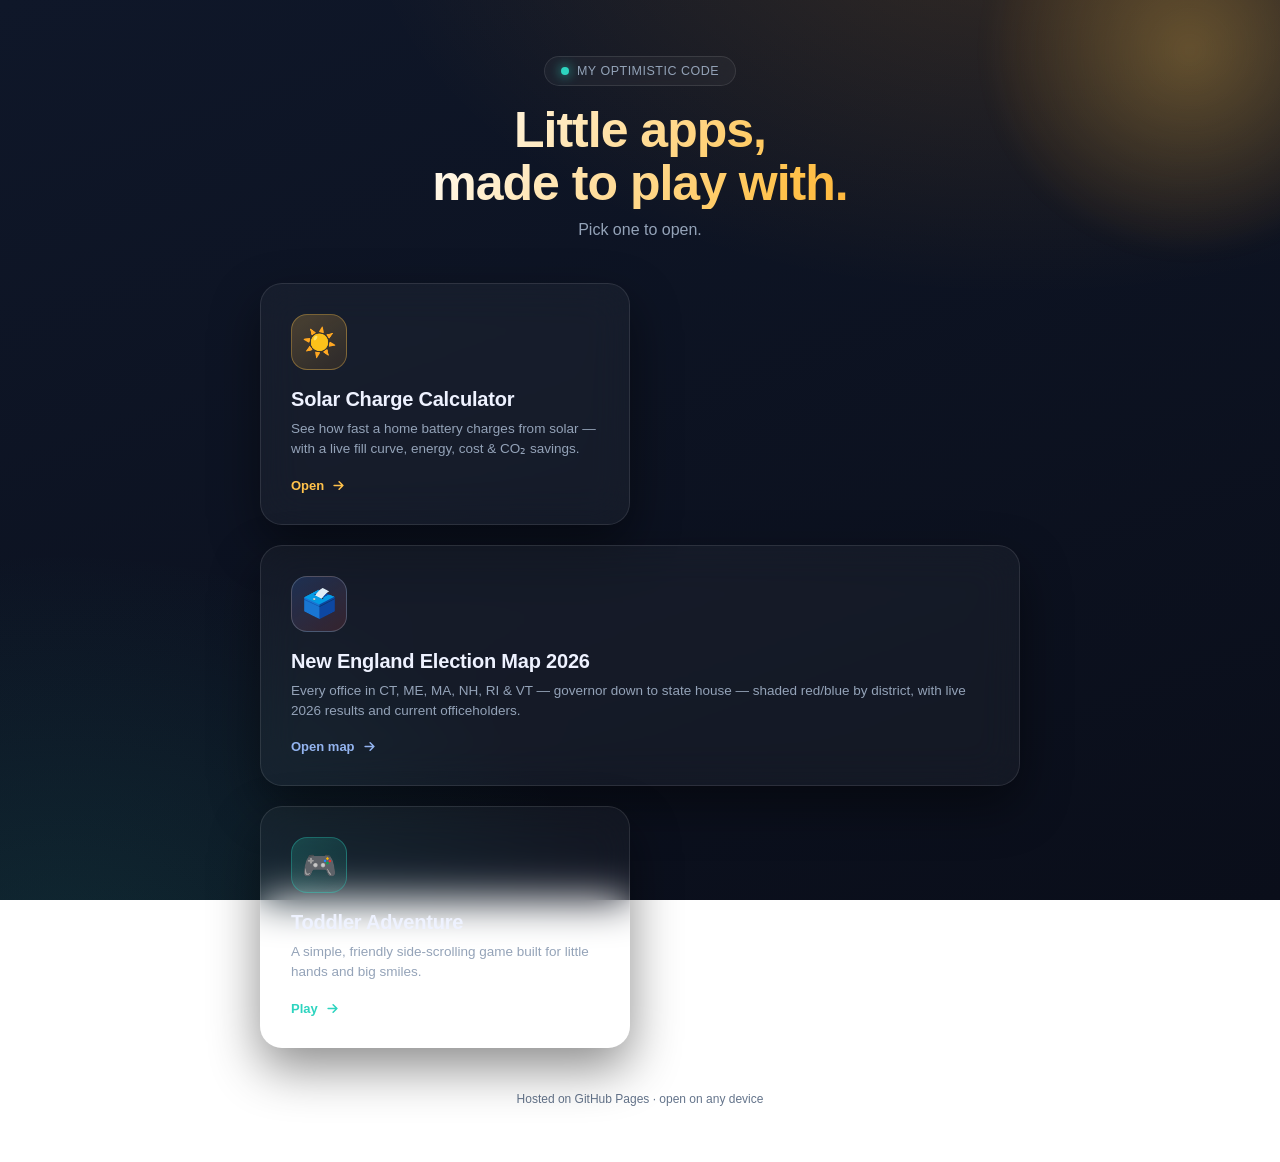
<file: index.html>
<!DOCTYPE html>
<html lang="en">
<head>
<meta charset="UTF-8">
<meta name="viewport" content="width=device-width, initial-scale=1.0">
<title>My Optimistic Code — Apps</title>
<style>
  * { margin: 0; padding: 0; box-sizing: border-box; }
  html, body { min-height: 100%; }
  body {
    font-family: -apple-system, BlinkMacSystemFont, "Segoe UI", Roboto, Helvetica, Arial, sans-serif;
    color: #eef2ff;
    background:
      radial-gradient(1200px 700px at 80% -10%, rgba(255, 159, 28, 0.16), transparent 55%),
      radial-gradient(1000px 800px at 5% 110%, rgba(45, 212, 191, 0.13), transparent 55%),
      linear-gradient(160deg, #0f1729, #0a0e1a);
    background-attachment: fixed;
    min-height: 100vh;
    display: flex;
    flex-direction: column;
    align-items: center;
    justify-content: center;
    padding: clamp(20px, 5vw, 56px);
    -webkit-font-smoothing: antialiased;
  }
  .ambient {
    position: fixed; top: -160px; right: -120px;
    width: 420px; height: 420px; border-radius: 50%;
    background: radial-gradient(circle, rgba(255,194,75,0.30), rgba(255,159,28,0.05) 60%, transparent 70%);
    filter: blur(8px); pointer-events: none; z-index: 0;
    animation: float 9s ease-in-out infinite;
  }
  @keyframes float { 0%,100%{transform:translateY(0) scale(1);} 50%{transform:translateY(26px) scale(1.05);} }

  .wrap { width: 100%; max-width: 760px; position: relative; z-index: 1; }

  header { text-align: center; margin-bottom: clamp(28px, 5vw, 44px); }
  .badge {
    display: inline-flex; align-items: center; gap: 8px;
    padding: 7px 16px; border-radius: 999px;
    background: rgba(255,255,255,0.04); border: 1px solid rgba(255,255,255,0.10);
    backdrop-filter: blur(12px);
    font-size: 12.5px; letter-spacing: 0.5px; text-transform: uppercase;
    color: #94a3b8; margin-bottom: 18px;
  }
  .badge .dot { width: 8px; height: 8px; border-radius: 50%; background: #2dd4bf; box-shadow: 0 0 12px #2dd4bf; animation: pulse 2s ease-in-out infinite; }
  @keyframes pulse { 0%,100%{opacity:1;} 50%{opacity:.35;} }

  h1 {
    font-size: clamp(30px, 6vw, 50px); font-weight: 700; letter-spacing: -0.02em; line-height: 1.05;
    background: linear-gradient(120deg, #fff 20%, #ffc24b 70%, #ff9f1c);
    -webkit-background-clip: text; background-clip: text; -webkit-text-fill-color: transparent;
  }
  header p { margin-top: 12px; color: #94a3b8; font-size: clamp(14px, 2.4vw, 16px); }

  .cards { display: grid; grid-template-columns: 1fr 1fr; gap: clamp(14px, 2.5vw, 20px); }
  @media (max-width: 600px) { .cards { grid-template-columns: 1fr; } }

  a.card {
    display: block; text-decoration: none; color: inherit;
    background: rgba(255,255,255,0.04); border: 1px solid rgba(255,255,255,0.10);
    border-radius: 22px; padding: clamp(22px, 3.5vw, 30px);
    backdrop-filter: blur(20px); -webkit-backdrop-filter: blur(20px);
    box-shadow: 0 20px 50px rgba(0,0,0,0.45);
    transition: transform .18s ease, border-color .18s ease, box-shadow .18s ease;
    position: relative; overflow: hidden;
  }
  a.card::after {
    content: ""; position: absolute; inset: 0; border-radius: 22px;
    background: radial-gradient(420px 200px at 100% 0%, rgba(255,159,28,0.10), transparent 60%);
    opacity: 0; transition: opacity .18s ease; pointer-events: none;
  }
  a.card:hover { transform: translateY(-4px); border-color: rgba(255,194,75,0.45); box-shadow: 0 26px 60px rgba(0,0,0,0.55); }
  a.card:hover::after { opacity: 1; }
  a.card.teal:hover { border-color: rgba(45,212,191,0.45); }

  .icon {
    width: 56px; height: 56px; border-radius: 16px;
    display: flex; align-items: center; justify-content: center;
    font-size: 28px; margin-bottom: 18px;
  }
  .icon.sun  { background: linear-gradient(145deg, rgba(255,194,75,0.22), rgba(255,159,28,0.10)); border: 1px solid rgba(255,194,75,0.35); }
  .icon.vote { background: linear-gradient(145deg, rgba(59,125,221,0.24), rgba(224,72,63,0.16)); border: 1px solid rgba(148,163,184,0.35); }
  a.card.vote .go { color: #93b4ef; }
  a.card.vote { grid-column: 1 / -1; }
  .icon.game { background: linear-gradient(145deg, rgba(45,212,191,0.20), rgba(20,184,166,0.08)); border: 1px solid rgba(45,212,191,0.35); }

  a.card h2 { font-size: 20px; font-weight: 700; letter-spacing: -0.01em; margin-bottom: 8px; }
  a.card p { font-size: 13.5px; color: #94a3b8; line-height: 1.5; }
  .go { margin-top: 18px; display: inline-flex; align-items: center; gap: 7px; font-size: 13px; font-weight: 600; color: #ffc24b; }
  a.card.teal .go { color: #2dd4bf; }
  .go svg { width: 15px; height: 15px; transition: transform .18s ease; }
  a.card:hover .go svg { transform: translateX(4px); }

  footer { text-align: center; margin-top: clamp(28px, 5vw, 44px); color: #64748b; font-size: 12px; }
</style>
</head>
<body>
<div class="ambient"></div>
<div class="wrap">
  <header>
    <div class="badge"><span class="dot"></span> My Optimistic Code</div>
    <h1>Little apps,<br>made to play with.</h1>
    <p>Pick one to open.</p>
  </header>

  <div class="cards">
    <a class="card" href="solar-battery-calculator.html">
      <div class="icon sun">☀️</div>
      <h2>Solar Charge Calculator</h2>
      <p>See how fast a home battery charges from solar — with a live fill curve, energy, cost &amp; CO₂ savings.</p>
      <span class="go">Open <svg viewBox="0 0 24 24" fill="none" stroke="currentColor" stroke-width="2.5" stroke-linecap="round" stroke-linejoin="round"><path d="M5 12h14M13 6l6 6-6 6"/></svg></span>
    </a>

    <a class="card vote" href="election.html">
      <div class="icon vote">🗳️</div>
      <h2>New England Election Map 2026</h2>
      <p>Every office in CT, ME, MA, NH, RI &amp; VT — governor down to state house — shaded red/blue by district, with live 2026 results and current officeholders.</p>
      <span class="go">Open map <svg viewBox="0 0 24 24" fill="none" stroke="currentColor" stroke-width="2.5" stroke-linecap="round" stroke-linejoin="round"><path d="M5 12h14M13 6l6 6-6 6"/></svg></span>
    </a>

    <a class="card teal" href="game.html">
      <div class="icon game">🎮</div>
      <h2>Toddler Adventure</h2>
      <p>A simple, friendly side-scrolling game built for little hands and big smiles.</p>
      <span class="go">Play <svg viewBox="0 0 24 24" fill="none" stroke="currentColor" stroke-width="2.5" stroke-linecap="round" stroke-linejoin="round"><path d="M5 12h14M13 6l6 6-6 6"/></svg></span>
    </a>
  </div>

  <footer>Hosted on GitHub Pages · open on any device</footer>
</div>
</body>
</html>
</file>
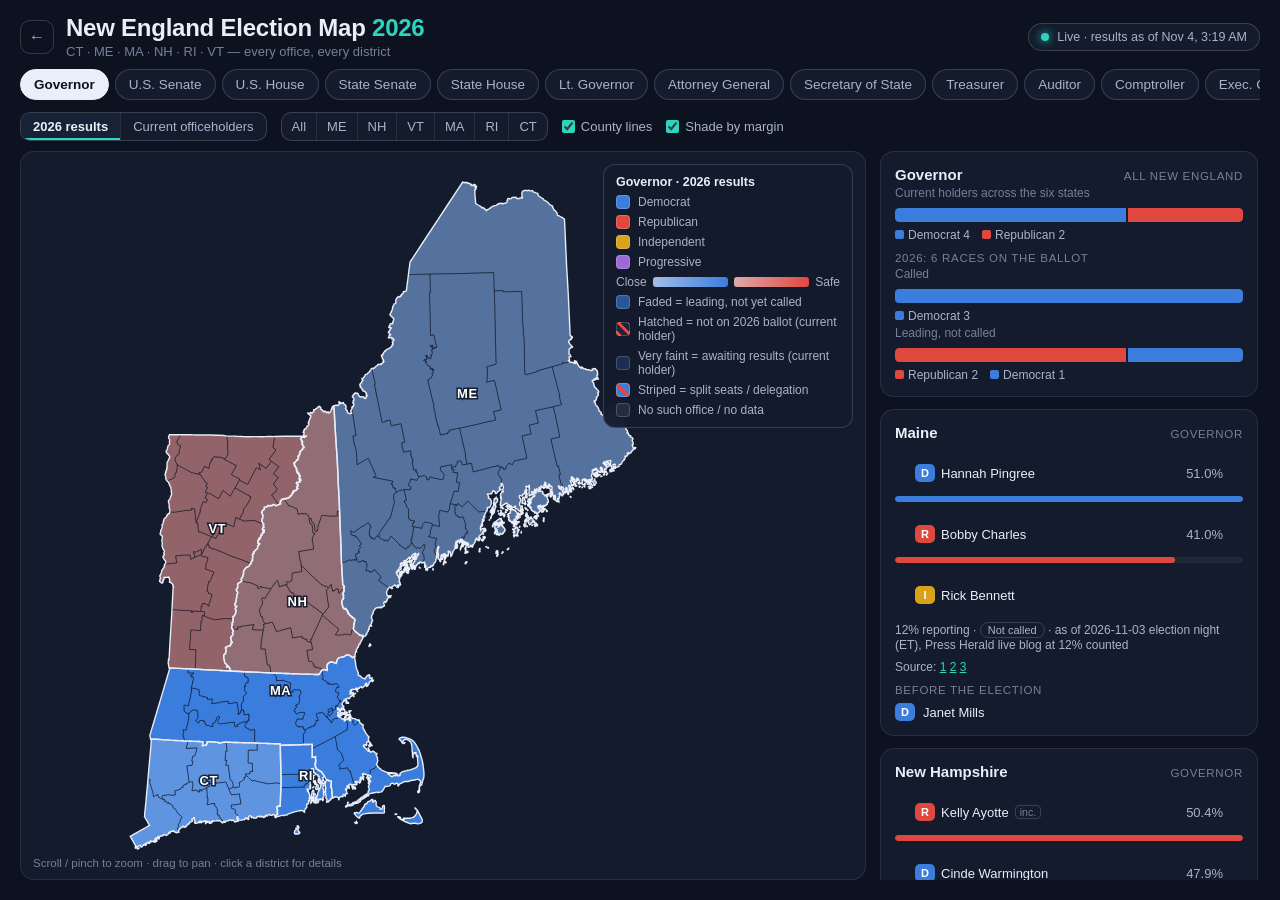
<file: election.html>
<!DOCTYPE html>
<html lang="en">
<head>
<meta charset="UTF-8">
<meta name="viewport" content="width=device-width, initial-scale=1.0">
<title>New England Election Map</title>
<meta name="description" content="Interactive 2026 New England election map: every office, every district, red/blue by party, with current officeholders for seats not on the ballot.">
<link rel="stylesheet" href="election/style.css">
</head>
<body>
<header class="top">
  <div class="title">
    <a class="back" href="index.html" aria-label="Back to apps">←</a>
    <div>
      <h1>New England Election Map <span class="yr">2026</span></h1>
      <p class="sub">CT · ME · MA · NH · RI · VT — every office, every district</p>
    </div>
  </div>
  <div class="live" id="live" title="Results file is re-checked automatically">
    <span class="dot"></span><span id="liveText">Loading…</span>
  </div>
</header>

<nav class="controls" aria-label="Map filters">
  <div class="chips" id="officeChips" role="tablist" aria-label="Office"></div>
  <div class="row2">
    <div class="seg" role="radiogroup" aria-label="What to show">
      <button type="button" data-mode="results" class="on" role="radio" aria-checked="true">2026 results</button>
      <button type="button" data-mode="holders" role="radio" aria-checked="false">Current officeholders</button>
    </div>
    <div class="seg states" id="stateBtns" aria-label="Zoom to state"></div>
    <label class="tog"><input type="checkbox" id="countyLines" checked> County lines</label>
    <label class="tog"><input type="checkbox" id="marginShade" checked> Shade by margin</label>
  </div>
</nav>

<main class="layout">
  <section class="mapwrap" aria-label="Map">
    <svg id="map" role="img" aria-label="Map of New England districts colored by party"></svg>
    <div class="legend" id="legend"></div>
    <div class="maphint">Scroll / pinch to zoom · drag to pan · click a district for details</div>
    <div class="tooltip" id="tip" role="tooltip" hidden></div>
    <div class="loading" id="loading">Loading map…</div>
  </section>
  <aside class="side">
    <div id="detail" class="card detail" hidden></div>
    <div id="regionSummary" class="card"></div>
    <div id="stateCards"></div>
    <details class="card notes">
      <summary>About the data</summary>
      <div id="dataNotes"></div>
    </details>
  </aside>
</main>

<script src="election/vendor/d3.min.js"></script>
<script src="election/vendor/topojson-client.min.js"></script>
<script src="election/app.js"></script>
</body>
</html>
</file>
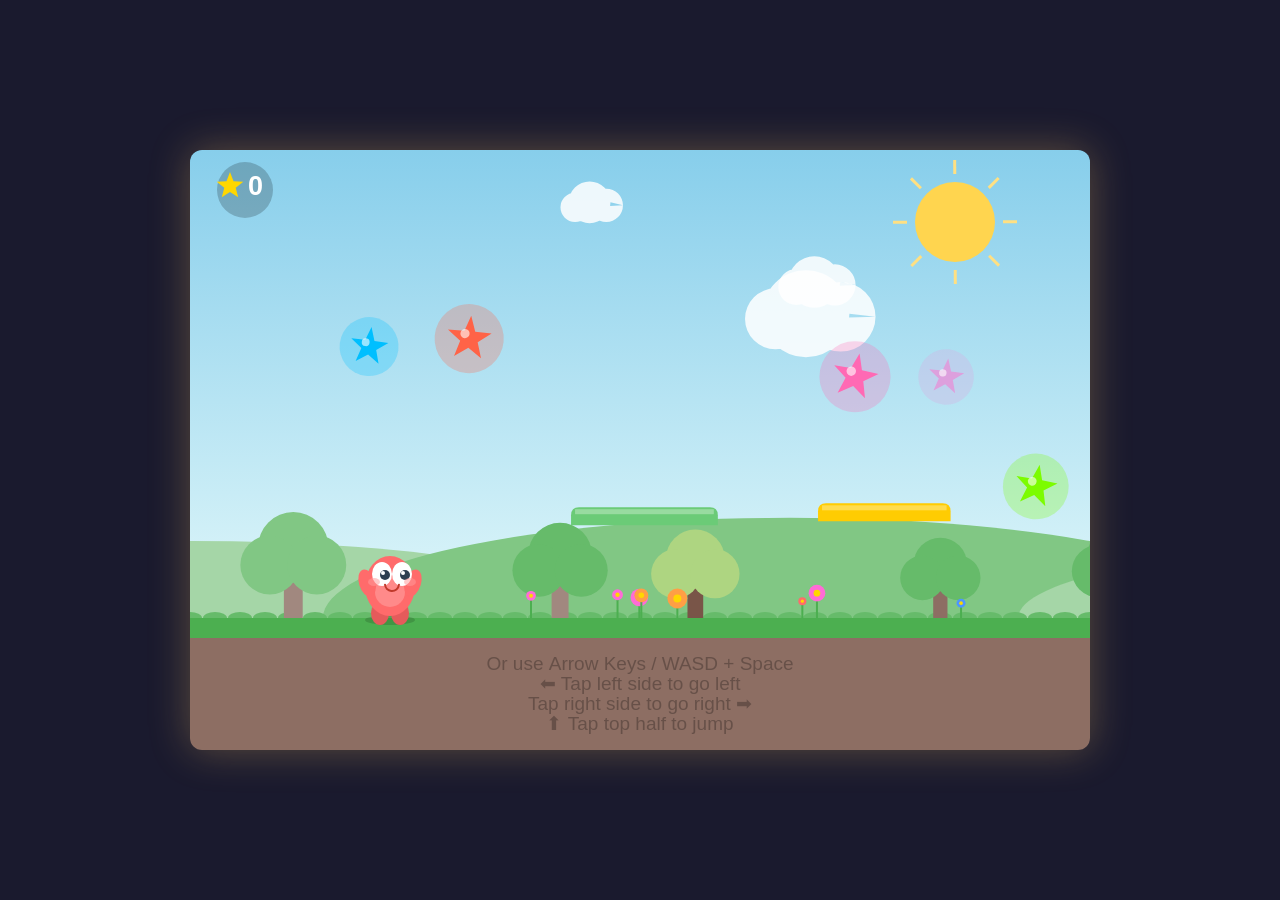
<file: game.html>
<!DOCTYPE html>
<html lang="en">
<head>
<meta charset="UTF-8">
<meta name="viewport" content="width=device-width, initial-scale=1.0, user-scalable=no">
<title>Toddler Adventure!</title>
<style>
  * { margin: 0; padding: 0; box-sizing: border-box; }
  body {
    background: #1a1a2e;
    display: flex;
    justify-content: center;
    align-items: center;
    height: 100vh;
    overflow: hidden;
    touch-action: none;
    -webkit-user-select: none;
    user-select: none;
  }
  canvas {
    border-radius: 12px;
    box-shadow: 0 0 40px rgba(255,200,100,0.3);
    image-rendering: pixelated;
  }
</style>
</head>
<body>
<canvas id="game"></canvas>
<script>
// ============================================================
// Toddler Adventure - A simple game for little ones
// ============================================================

const canvas = document.getElementById('game');
const ctx = canvas.getContext('2d');

// Responsive sizing
function resize() {
  const maxW = Math.min(window.innerWidth * 0.95, 900);
  const maxH = Math.min(window.innerHeight * 0.9, 600);
  const aspect = 3 / 2;
  if (maxW / maxH > aspect) {
    canvas.height = Math.floor(maxH);
    canvas.width = Math.floor(maxH * aspect);
  } else {
    canvas.width = Math.floor(maxW);
    canvas.height = Math.floor(maxW / aspect);
  }
}
resize();
window.addEventListener('resize', resize);

// ---- World constants ----
const GRAVITY = 0.6;
const GROUND_Y_RATIO = 0.78; // ground at 78% of canvas height
const WORLD_WIDTH = 3000;    // scrollable world width

// ---- Colors ----
const SKY_TOP = '#87CEEB';
const SKY_BOTTOM = '#E0F7FA';
const GROUND_COLOR = '#4CAF50';
const DIRT_COLOR = '#8D6E63';
const SUN_COLOR = '#FFD54F';

// ---- Input state ----
const keys = {};
let touchLeft = false;
let touchRight = false;
let touchJump = false;

// ---- Camera ----
let cameraX = 0;

// ---- Player ----
const player = {
  x: 200,
  y: 0,
  vx: 0,
  vy: 0,
  width: 50,
  height: 60,
  onGround: false,
  facing: 1, // 1 = right, -1 = left
  walkFrame: 0,
  walkTimer: 0,
  squish: 1.0,    // vertical squish for juice
  stretch: 1.0,   // horizontal stretch
  color: '#FF6B6B',      // body
  eyeColor: '#FFFFFF',
  pupilColor: '#2C3E50',
  cheekColor: '#FF9999',
  jumpCount: 0,
  maxJumps: 2,  // double jump for fun!
};

// ---- Particles ----
let particles = [];

function spawnParticles(x, y, color, count, spread) {
  for (let i = 0; i < count; i++) {
    particles.push({
      x: x,
      y: y,
      vx: (Math.random() - 0.5) * spread,
      vy: -Math.random() * spread * 0.8,
      life: 1.0,
      decay: 0.015 + Math.random() * 0.02,
      size: 3 + Math.random() * 6,
      color: color,
    });
  }
}

// ---- Stars (collectibles) ----
let stars = [];
let score = 0;

function generateStars() {
  stars = [];
  for (let i = 0; i < 25; i++) {
    stars.push({
      x: 150 + Math.random() * (WORLD_WIDTH - 300),
      y: 0.3 + Math.random() * 0.35, // ratio of canvas height
      collected: false,
      bobOffset: Math.random() * Math.PI * 2,
      size: 18 + Math.random() * 8,
      color: ['#FFD700', '#FF69B4', '#00BFFF', '#7CFC00', '#FF6347', '#DDA0DD'][Math.floor(Math.random() * 6)],
    });
  }
}
generateStars();

// ---- Scenery ----
const clouds = [];
for (let i = 0; i < 8; i++) {
  clouds.push({
    x: Math.random() * WORLD_WIDTH,
    y: 0.08 + Math.random() * 0.2,
    size: 40 + Math.random() * 60,
    speed: 0.1 + Math.random() * 0.3,
  });
}

const trees = [];
for (let i = 0; i < 15; i++) {
  trees.push({
    x: 100 + i * (WORLD_WIDTH / 15) + Math.random() * 80,
    size: 0.7 + Math.random() * 0.6,
    trunkColor: ['#8D6E63', '#A1887F', '#795548'][Math.floor(Math.random() * 3)],
    leafColor: ['#66BB6A', '#43A047', '#81C784', '#AED581'][Math.floor(Math.random() * 4)],
  });
}

const flowers = [];
for (let i = 0; i < 30; i++) {
  flowers.push({
    x: Math.random() * WORLD_WIDTH,
    color: ['#FF6B6B', '#FFD93D', '#6BCB77', '#4D96FF', '#FF6BD6', '#FF9F45'][Math.floor(Math.random() * 6)],
    size: 4 + Math.random() * 6,
    stemHeight: 10 + Math.random() * 15,
  });
}

// Hills in background
const hills = [];
for (let i = 0; i < 10; i++) {
  hills.push({
    x: i * (WORLD_WIDTH / 5),
    width: 300 + Math.random() * 200,
    height: 60 + Math.random() * 80,
    color: ['#81C784', '#A5D6A7', '#66BB6A'][Math.floor(Math.random() * 3)],
  });
}

// Platforms
const platforms = [];
for (let i = 0; i < 8; i++) {
  platforms.push({
    x: 300 + i * 320 + Math.random() * 100,
    yRatio: 0.5 + Math.random() * 0.15,
    width: 100 + Math.random() * 80,
    height: 18,
    color: ['#FFCC02', '#FF6B6B', '#6BCB77', '#4D96FF'][Math.floor(Math.random() * 4)],
  });
}

// ---- Keyboard input ----
window.addEventListener('keydown', e => {
  keys[e.code] = true;
  if (e.code === 'Space') e.preventDefault();
});
window.addEventListener('keyup', e => { keys[e.code] = false; });

// ---- Touch input ----
function handleTouches(e) {
  e.preventDefault();
  touchLeft = false;
  touchRight = false;
  touchJump = false;

  const rect = canvas.getBoundingClientRect();
  for (let i = 0; i < e.touches.length; i++) {
    const tx = e.touches[i].clientX - rect.left;
    const ty = e.touches[i].clientY - rect.top;
    const relX = tx / rect.width;
    const relY = ty / rect.height;

    if (relY < 0.5) {
      touchJump = true;
    } else if (relX < 0.4) {
      touchLeft = true;
    } else if (relX > 0.6) {
      touchRight = true;
    } else {
      touchJump = true;
    }
  }
}

canvas.addEventListener('touchstart', handleTouches, { passive: false });
canvas.addEventListener('touchmove', handleTouches, { passive: false });
canvas.addEventListener('touchend', e => {
  e.preventDefault();
  touchLeft = false;
  touchRight = false;
  touchJump = false;
}, { passive: false });

// Also handle mouse clicks for desktop testing
let mouseDown = false;
canvas.addEventListener('mousedown', e => {
  mouseDown = true;
  const rect = canvas.getBoundingClientRect();
  const relX = (e.clientX - rect.left) / rect.width;
  const relY = (e.clientY - rect.top) / rect.height;
  if (relY < 0.5) {
    touchJump = true;
  } else if (relX < 0.4) {
    touchLeft = true;
  } else if (relX > 0.6) {
    touchRight = true;
  } else {
    touchJump = true;
  }
});
canvas.addEventListener('mouseup', () => {
  mouseDown = false;
  touchLeft = false;
  touchRight = false;
  touchJump = false;
});

// ---- Jump tracking (prevent holding jump) ----
let jumpPressed = false;

// ---- Update ----
function update() {
  const W = canvas.width;
  const H = canvas.height;
  const groundY = H * GROUND_Y_RATIO;
  const speed = 4;
  const jumpForce = -11;

  // Movement
  let moving = false;
  if (keys['ArrowLeft'] || keys['KeyA'] || touchLeft) {
    player.vx = -speed;
    player.facing = -1;
    moving = true;
  } else if (keys['ArrowRight'] || keys['KeyD'] || touchRight) {
    player.vx = speed;
    player.facing = 1;
    moving = true;
  } else {
    player.vx *= 0.8; // friction
  }

  // Jump
  const wantJump = keys['Space'] || keys['ArrowUp'] || keys['KeyW'] || touchJump;
  if (wantJump && !jumpPressed && player.jumpCount < player.maxJumps) {
    player.vy = jumpForce;
    player.jumpCount++;
    player.squish = 1.3;
    player.stretch = 0.7;
    jumpPressed = true;

    // Jump particles
    const footY = player.y + player.height / 2;
    const colors = ['#FFD700', '#FF69B4', '#00BFFF', '#7CFC00'];
    spawnParticles(player.x, footY, colors[Math.floor(Math.random() * 4)], 8, 5);
  }
  if (!wantJump) {
    jumpPressed = false;
  }

  // Physics
  player.vy += GRAVITY;
  player.x += player.vx;
  player.y += player.vy;

  // Platform collision
  player.onGround = false;
  for (const plat of platforms) {
    const py = H * plat.yRatio;
    if (
      player.vy >= 0 &&
      player.x + player.width / 2 > plat.x &&
      player.x - player.width / 2 < plat.x + plat.width &&
      player.y + player.height / 2 >= py &&
      player.y + player.height / 2 - player.vy <= py + 4
    ) {
      player.y = py - player.height / 2;
      player.vy = 0;
      player.onGround = true;
      player.jumpCount = 0;
      if (player.squish > 1.05) {
        player.squish = 0.7;
        player.stretch = 1.3;
        spawnParticles(player.x, py, plat.color, 6, 4);
      }
    }
  }

  // Ground collision
  if (player.y + player.height / 2 >= groundY) {
    player.y = groundY - player.height / 2;
    player.vy = 0;
    player.onGround = true;
    player.jumpCount = 0;

    // Landing squish
    if (player.squish > 1.05) {
      player.squish = 0.7;
      player.stretch = 1.3;
      spawnParticles(player.x, groundY, '#81C784', 6, 4);
    }
  }

  // World bounds
  if (player.x < 30) player.x = 30;
  if (player.x > WORLD_WIDTH - 30) player.x = WORLD_WIDTH - 30;

  // Walk animation
  if (moving && player.onGround) {
    player.walkTimer += 0.15;
    player.walkFrame = Math.floor(player.walkTimer) % 4;
  } else if (player.onGround) {
    player.walkFrame = 0;
    player.walkTimer = 0;
  }

  // Squish/stretch recovery
  player.squish += (1.0 - player.squish) * 0.15;
  player.stretch += (1.0 - player.stretch) * 0.15;

  // Idle bounce
  if (!moving && player.onGround) {
    player.squish = 1.0 + Math.sin(Date.now() * 0.004) * 0.03;
  }

  // Star collection
  for (const star of stars) {
    if (star.collected) continue;
    const sy = H * star.y + Math.sin(Date.now() * 0.003 + star.bobOffset) * 8;
    const dx = player.x - star.x;
    const dy = (player.y) - sy;
    if (Math.abs(dx) < 35 && Math.abs(dy) < 35) {
      star.collected = true;
      score++;
      spawnParticles(star.x, sy, star.color, 15, 8);
      // Screen flash effect via particles
      for (let i = 0; i < 5; i++) {
        spawnParticles(
          star.x + (Math.random() - 0.5) * 40,
          sy + (Math.random() - 0.5) * 40,
          '#FFFFFF', 3, 3
        );
      }
    }
  }

  // Particles update
  particles = particles.filter(p => {
    p.x += p.vx;
    p.y += p.vy;
    p.vy += 0.15;
    p.life -= p.decay;
    return p.life > 0;
  });

  // Camera follow
  const targetCam = player.x - W / 2;
  cameraX += (targetCam - cameraX) * 0.08;
  if (cameraX < 0) cameraX = 0;
  if (cameraX > WORLD_WIDTH - W) cameraX = WORLD_WIDTH - W;

  // Clouds drift
  for (const cloud of clouds) {
    cloud.x += cloud.speed;
    if (cloud.x > WORLD_WIDTH + 100) cloud.x = -100;
  }

  // Check if all stars collected -> regenerate
  if (stars.every(s => s.collected)) {
    generateStars();
    // Big celebration
    for (let i = 0; i < 30; i++) {
      spawnParticles(
        player.x + (Math.random() - 0.5) * 200,
        player.y + (Math.random() - 0.5) * 200,
        ['#FFD700', '#FF69B4', '#00BFFF', '#7CFC00', '#FF6347'][Math.floor(Math.random() * 5)],
        5, 10
      );
    }
  }
}

// ---- Drawing helpers ----
function drawStar5(cx, cy, outerR, innerR) {
  ctx.beginPath();
  for (let i = 0; i < 5; i++) {
    const angle = -Math.PI / 2 + (i * 2 * Math.PI) / 5;
    const ax = cx + Math.cos(angle) * outerR;
    const ay = cy + Math.sin(angle) * outerR;
    if (i === 0) ctx.moveTo(ax, ay);
    else ctx.lineTo(ax, ay);
    const angle2 = angle + Math.PI / 5;
    ctx.lineTo(cx + Math.cos(angle2) * innerR, cy + Math.sin(angle2) * innerR);
  }
  ctx.closePath();
}

// ---- Render ----
function render() {
  const W = canvas.width;
  const H = canvas.height;
  const groundY = H * GROUND_Y_RATIO;

  // Sky gradient
  const skyGrad = ctx.createLinearGradient(0, 0, 0, groundY);
  skyGrad.addColorStop(0, SKY_TOP);
  skyGrad.addColorStop(1, SKY_BOTTOM);
  ctx.fillStyle = skyGrad;
  ctx.fillRect(0, 0, W, H);

  // Sun
  const sunX = W * 0.85 - cameraX * 0.05;
  const sunY = H * 0.12;
  ctx.fillStyle = SUN_COLOR;
  ctx.beginPath();
  ctx.arc(sunX, sunY, 40, 0, Math.PI * 2);
  ctx.fill();
  // Sun rays
  ctx.strokeStyle = '#FFE082';
  ctx.lineWidth = 3;
  for (let i = 0; i < 8; i++) {
    const angle = (Date.now() * 0.001 + i * Math.PI / 4);
    ctx.beginPath();
    ctx.moveTo(sunX + Math.cos(angle) * 48, sunY + Math.sin(angle) * 48);
    ctx.lineTo(sunX + Math.cos(angle) * 62, sunY + Math.sin(angle) * 62);
    ctx.stroke();
  }

  ctx.save();
  ctx.translate(-cameraX, 0);

  // Clouds (parallax)
  for (const cloud of clouds) {
    const cx = cloud.x - cameraX * 0.3;
    const cy = H * cloud.y;
    ctx.fillStyle = 'rgba(255,255,255,0.85)';
    ctx.beginPath();
    ctx.arc(cx, cy, cloud.size * 0.5, 0, Math.PI * 2);
    ctx.arc(cx - cloud.size * 0.35, cy + 5, cloud.size * 0.35, 0, Math.PI * 2);
    ctx.arc(cx + cloud.size * 0.4, cy + 3, cloud.size * 0.4, 0, Math.PI * 2);
    ctx.fill();
  }

  // Background hills (parallax)
  for (const hill of hills) {
    const hx = hill.x - cameraX * 0.4 + cameraX;
    ctx.fillStyle = hill.color;
    ctx.beginPath();
    ctx.ellipse(hx, groundY, hill.width, hill.height, 0, Math.PI, 0);
    ctx.fill();
  }

  // Ground
  ctx.fillStyle = GROUND_COLOR;
  ctx.fillRect(0, groundY, WORLD_WIDTH, H - groundY);

  // Dirt layer
  ctx.fillStyle = DIRT_COLOR;
  ctx.fillRect(0, groundY + 20, WORLD_WIDTH, H - groundY - 20);

  // Grass tufts
  ctx.fillStyle = '#66BB6A';
  for (let gx = 0; gx < WORLD_WIDTH; gx += 25) {
    ctx.beginPath();
    ctx.ellipse(gx, groundY, 12, 6, 0, Math.PI, 0);
    ctx.fill();
  }

  // Trees
  for (const tree of trees) {
    const s = tree.size;
    const tx = tree.x;
    const ty = groundY;
    // Trunk
    ctx.fillStyle = tree.trunkColor;
    ctx.fillRect(tx - 8 * s, ty - 50 * s, 16 * s, 50 * s);
    // Leaves (three circles)
    ctx.fillStyle = tree.leafColor;
    ctx.beginPath();
    ctx.arc(tx, ty - 60 * s, 30 * s, 0, Math.PI * 2);
    ctx.fill();
    ctx.beginPath();
    ctx.arc(tx - 20 * s, ty - 45 * s, 25 * s, 0, Math.PI * 2);
    ctx.fill();
    ctx.beginPath();
    ctx.arc(tx + 20 * s, ty - 45 * s, 25 * s, 0, Math.PI * 2);
    ctx.fill();
  }

  // Flowers
  for (const f of flowers) {
    const fy = groundY;
    // Stem
    ctx.strokeStyle = '#4CAF50';
    ctx.lineWidth = 2;
    ctx.beginPath();
    ctx.moveTo(f.x, fy);
    ctx.lineTo(f.x, fy - f.stemHeight);
    ctx.stroke();
    // Petals
    ctx.fillStyle = f.color;
    ctx.beginPath();
    ctx.arc(f.x, fy - f.stemHeight, f.size, 0, Math.PI * 2);
    ctx.fill();
    // Center
    ctx.fillStyle = '#FFD700';
    ctx.beginPath();
    ctx.arc(f.x, fy - f.stemHeight, f.size * 0.4, 0, Math.PI * 2);
    ctx.fill();
  }

  // Platforms
  for (const plat of platforms) {
    const py = H * plat.yRatio;
    ctx.fillStyle = plat.color;
    // Rounded platform
    const r = 8;
    ctx.beginPath();
    ctx.moveTo(plat.x + r, py);
    ctx.lineTo(plat.x + plat.width - r, py);
    ctx.quadraticCurveTo(plat.x + plat.width, py, plat.x + plat.width, py + r);
    ctx.lineTo(plat.x + plat.width, py + plat.height);
    ctx.lineTo(plat.x, py + plat.height);
    ctx.lineTo(plat.x, py + r);
    ctx.quadraticCurveTo(plat.x, py, plat.x + r, py);
    ctx.closePath();
    ctx.fill();
    // Highlight
    ctx.fillStyle = 'rgba(255,255,255,0.3)';
    ctx.fillRect(plat.x + 4, py + 2, plat.width - 8, 5);
  }

  // Stars
  for (const star of stars) {
    if (star.collected) continue;
    const sy = H * star.y + Math.sin(Date.now() * 0.003 + star.bobOffset) * 8;
    const pulse = 1 + Math.sin(Date.now() * 0.005 + star.bobOffset) * 0.1;

    ctx.save();
    ctx.translate(star.x, sy);
    ctx.scale(pulse, pulse);
    ctx.rotate(Math.sin(Date.now() * 0.002 + star.bobOffset) * 0.2);

    // Glow
    ctx.fillStyle = star.color + '44';
    ctx.beginPath();
    ctx.arc(0, 0, star.size * 1.5, 0, Math.PI * 2);
    ctx.fill();

    // Star shape
    ctx.fillStyle = star.color;
    drawStar5(0, 0, star.size, star.size * 0.4);
    ctx.fill();

    // Shine
    ctx.fillStyle = 'rgba(255,255,255,0.6)';
    ctx.beginPath();
    ctx.arc(-star.size * 0.2, -star.size * 0.2, star.size * 0.2, 0, Math.PI * 2);
    ctx.fill();

    ctx.restore();
  }

  // Player character
  const px = player.x;
  const py = player.y;
  const pw = player.width * player.stretch;
  const ph = player.height * player.squish;

  ctx.save();
  ctx.translate(px, py);

  // Shadow
  ctx.fillStyle = 'rgba(0,0,0,0.15)';
  const shadowY = (groundY - cameraX * 0 - py) + ph / 2; // approximate
  ctx.beginPath();
  ctx.ellipse(0, ph / 2 + 2, pw * 0.5, 5, 0, 0, Math.PI * 2);
  ctx.fill();

  // Legs (animated)
  const legSwing = player.onGround && Math.abs(player.vx) > 0.5
    ? Math.sin(player.walkTimer * 2) * 8
    : 0;
  ctx.fillStyle = '#E55B5B';
  // Left leg
  ctx.beginPath();
  ctx.ellipse(-10 + legSwing, ph / 2 - 5, 9, 12, 0, 0, Math.PI * 2);
  ctx.fill();
  // Right leg
  ctx.beginPath();
  ctx.ellipse(10 - legSwing, ph / 2 - 5, 9, 12, 0, 0, Math.PI * 2);
  ctx.fill();

  // Body (rounded blob)
  ctx.fillStyle = player.color;
  ctx.beginPath();
  ctx.ellipse(0, -2, pw / 2, ph / 2, 0, 0, Math.PI * 2);
  ctx.fill();

  // Belly highlight
  ctx.fillStyle = '#FF8A8A';
  ctx.beginPath();
  ctx.ellipse(0, 4, pw * 0.3, ph * 0.25, 0, 0, Math.PI * 2);
  ctx.fill();

  // Arms (animated)
  const armSwing = legSwing * 0.6;
  ctx.fillStyle = player.color;
  // Left arm
  ctx.beginPath();
  ctx.ellipse(-pw / 2 + 2, -5 - armSwing, 8, 14, -0.3, 0, Math.PI * 2);
  ctx.fill();
  // Right arm
  ctx.beginPath();
  ctx.ellipse(pw / 2 - 2, -5 + armSwing, 8, 14, 0.3, 0, Math.PI * 2);
  ctx.fill();

  // Eyes
  const eyeOffsetX = player.facing * 2;
  // Left eye white
  ctx.fillStyle = player.eyeColor;
  ctx.beginPath();
  ctx.ellipse(-10 + eyeOffsetX, -14, 10, 12, 0, 0, Math.PI * 2);
  ctx.fill();
  // Right eye white
  ctx.beginPath();
  ctx.ellipse(10 + eyeOffsetX, -14, 10, 12, 0, 0, Math.PI * 2);
  ctx.fill();

  // Pupils (look in movement direction)
  const pupilShift = player.facing * 3;
  ctx.fillStyle = player.pupilColor;
  ctx.beginPath();
  ctx.arc(-10 + eyeOffsetX + pupilShift, -13, 5, 0, Math.PI * 2);
  ctx.fill();
  ctx.beginPath();
  ctx.arc(10 + eyeOffsetX + pupilShift, -13, 5, 0, Math.PI * 2);
  ctx.fill();

  // Eye shine
  ctx.fillStyle = '#FFFFFF';
  ctx.beginPath();
  ctx.arc(-10 + eyeOffsetX + pupilShift - 2, -15, 2, 0, Math.PI * 2);
  ctx.fill();
  ctx.beginPath();
  ctx.arc(10 + eyeOffsetX + pupilShift - 2, -15, 2, 0, Math.PI * 2);
  ctx.fill();

  // Mouth (happy!)
  ctx.strokeStyle = '#C0392B';
  ctx.lineWidth = 2;
  ctx.lineCap = 'round';
  ctx.beginPath();
  if (!player.onGround) {
    // Open mouth when in air (excited!)
    ctx.fillStyle = '#C0392B';
    ctx.ellipse(eyeOffsetX, -2, 6, 5, 0, 0, Math.PI * 2);
    ctx.fill();
  } else {
    ctx.arc(eyeOffsetX, -4, 7, 0.1, Math.PI - 0.1);
    ctx.stroke();
  }

  // Cheeks
  ctx.fillStyle = player.cheekColor + '88';
  ctx.beginPath();
  ctx.ellipse(-18 + eyeOffsetX, -6, 6, 4, 0, 0, Math.PI * 2);
  ctx.fill();
  ctx.beginPath();
  ctx.ellipse(18 + eyeOffsetX, -6, 6, 4, 0, 0, Math.PI * 2);
  ctx.fill();

  ctx.restore();

  // Particles
  for (const p of particles) {
    ctx.globalAlpha = p.life;
    ctx.fillStyle = p.color;
    ctx.beginPath();
    ctx.arc(p.x, p.y, p.size * p.life, 0, Math.PI * 2);
    ctx.fill();
  }
  ctx.globalAlpha = 1;

  ctx.restore(); // un-translate camera

  // HUD - Score
  ctx.fillStyle = 'rgba(0,0,0,0.2)';
  ctx.beginPath();
  ctx.arc(55, 40, 28, 0, Math.PI * 2);
  ctx.fill();

  ctx.fillStyle = '#FFD700';
  drawStar5(40, 36, 14, 6);
  ctx.fill();

  ctx.fillStyle = '#FFFFFF';
  ctx.font = 'bold ' + Math.floor(W * 0.03) + 'px sans-serif';
  ctx.textAlign = 'left';
  ctx.fillText(score, 58, 45);

  // Touch controls hint (fades after first input)
  if (!touchControlsUsed && !keyboardUsed) {
    ctx.fillStyle = 'rgba(0,0,0,0.3)';
    ctx.font = Math.floor(W * 0.022) + 'px sans-serif';
    ctx.textAlign = 'center';

    const pulse = 0.6 + Math.sin(Date.now() * 0.003) * 0.4;
    ctx.globalAlpha = pulse;

    ctx.fillText('\u2B05 Tap left side to go left', W / 2, H - 60);
    ctx.fillText('Tap right side to go right \u27A1', W / 2, H - 40);
    ctx.fillText('\u2B06 Tap top half to jump', W / 2, H - 20);
    ctx.fillText('Or use Arrow Keys / WASD + Space', W / 2, H - 80);

    ctx.globalAlpha = 1;
  }
}

let touchControlsUsed = false;
let keyboardUsed = false;

// Track first input to hide hints
window.addEventListener('keydown', () => { keyboardUsed = true; }, { once: true });
canvas.addEventListener('touchstart', () => { touchControlsUsed = true; }, { once: true });
canvas.addEventListener('mousedown', () => { touchControlsUsed = true; }, { once: true });

// ---- Game loop ----
function gameLoop() {
  update();
  render();
  requestAnimationFrame(gameLoop);
}

// Initialize player position
player.y = canvas.height * GROUND_Y_RATIO - player.height / 2;
gameLoop();
</script>
</body>
</html>
</file>
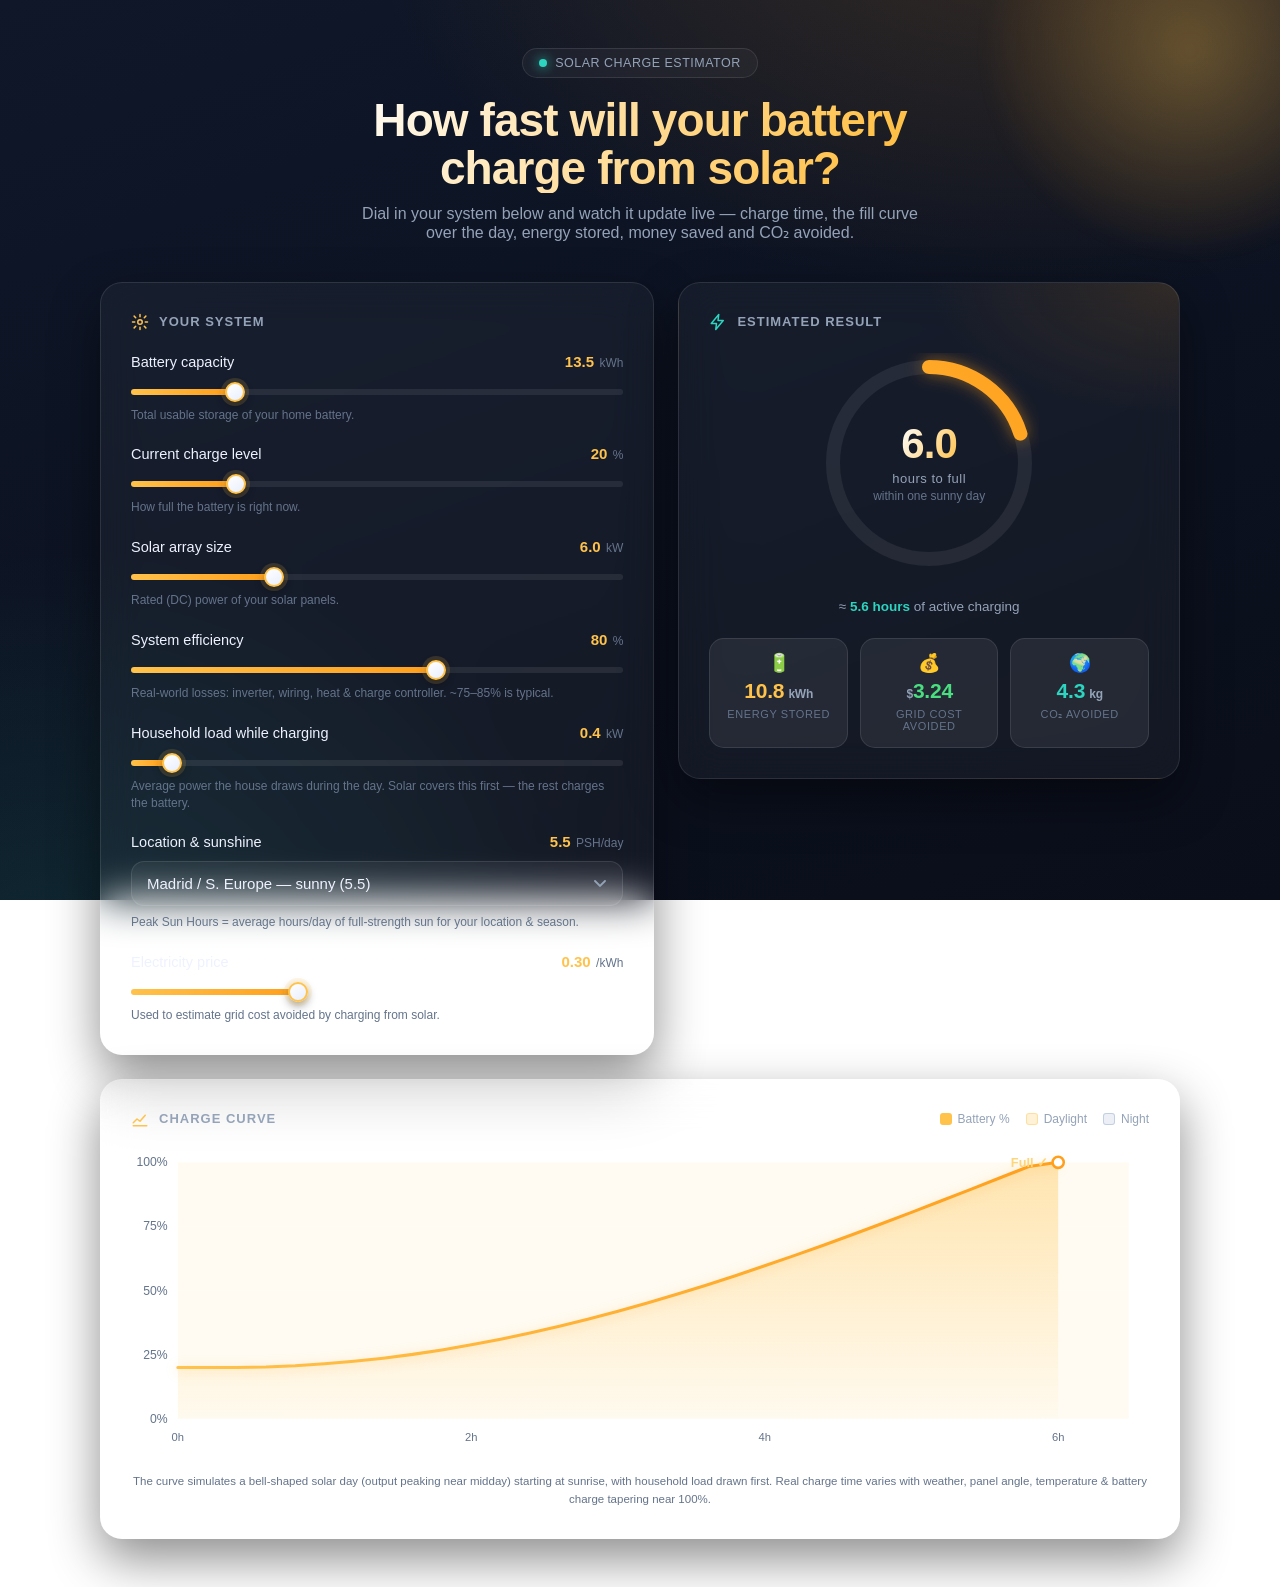
<file: solar-battery-calculator.html>
<!DOCTYPE html>
<html lang="en">
<head>
<meta charset="UTF-8">
<meta name="viewport" content="width=device-width, initial-scale=1.0">
<title>Solar Charge — Battery Charging Time Calculator</title>
<style>
  :root {
    --bg-0: #0a0e1a;
    --bg-1: #0f1729;
    --glass: rgba(255, 255, 255, 0.04);
    --glass-brd: rgba(255, 255, 255, 0.10);
    --glass-hi: rgba(255, 255, 255, 0.07);
    --txt: #eef2ff;
    --txt-dim: #94a3b8;
    --txt-faint: #64748b;
    --sun: #ffc24b;
    --sun-deep: #ff9f1c;
    --teal: #2dd4bf;
    --teal-deep: #14b8a6;
    --green: #4ade80;
    --red: #f87171;
    --shadow: 0 20px 50px rgba(0, 0, 0, 0.45);
  }

  * { margin: 0; padding: 0; box-sizing: border-box; }

  html, body { min-height: 100%; }

  body {
    font-family: -apple-system, BlinkMacSystemFont, "Segoe UI", Roboto, Helvetica, Arial, sans-serif;
    color: var(--txt);
    background:
      radial-gradient(1200px 700px at 80% -10%, rgba(255, 159, 28, 0.16), transparent 55%),
      radial-gradient(1000px 800px at 5% 110%, rgba(45, 212, 191, 0.13), transparent 55%),
      linear-gradient(160deg, var(--bg-1), var(--bg-0));
    background-attachment: fixed;
    min-height: 100vh;
    padding: clamp(16px, 4vw, 48px);
    -webkit-font-smoothing: antialiased;
    display: flex;
    flex-direction: column;
    align-items: center;
  }

  .ambient {
    position: fixed;
    top: -160px; right: -120px;
    width: 420px; height: 420px;
    border-radius: 50%;
    background: radial-gradient(circle, rgba(255, 194, 75, 0.30), rgba(255, 159, 28, 0.05) 60%, transparent 70%);
    filter: blur(8px);
    pointer-events: none;
    z-index: 0;
    animation: float 9s ease-in-out infinite;
  }
  @keyframes float {
    0%, 100% { transform: translateY(0) scale(1); }
    50%      { transform: translateY(26px) scale(1.05); }
  }

  .wrap {
    width: 100%;
    max-width: 1080px;
    position: relative;
    z-index: 1;
  }

  header.hero {
    text-align: center;
    margin-bottom: clamp(24px, 4vw, 40px);
  }
  .badge {
    display: inline-flex;
    align-items: center;
    gap: 8px;
    padding: 7px 16px;
    border-radius: 999px;
    background: var(--glass);
    border: 1px solid var(--glass-brd);
    backdrop-filter: blur(12px);
    font-size: 12.5px;
    letter-spacing: 0.5px;
    text-transform: uppercase;
    color: var(--txt-dim);
    margin-bottom: 18px;
  }
  .badge .dot {
    width: 8px; height: 8px; border-radius: 50%;
    background: var(--teal);
    box-shadow: 0 0 12px var(--teal);
    animation: pulse 2s ease-in-out infinite;
  }
  @keyframes pulse { 0%,100%{opacity:1;} 50%{opacity:.35;} }

  h1 {
    font-size: clamp(28px, 5vw, 46px);
    font-weight: 700;
    letter-spacing: -0.02em;
    line-height: 1.05;
    background: linear-gradient(120deg, #fff 20%, var(--sun) 70%, var(--sun-deep));
    -webkit-background-clip: text;
    background-clip: text;
    -webkit-text-fill-color: transparent;
  }
  header.hero p {
    margin-top: 12px;
    color: var(--txt-dim);
    font-size: clamp(14px, 2.2vw, 16px);
    max-width: 560px;
    margin-left: auto;
    margin-right: auto;
  }

  .grid {
    display: grid;
    grid-template-columns: 1.05fr 0.95fr;
    gap: clamp(16px, 2.5vw, 24px);
    align-items: start;
  }
  @media (max-width: 860px) {
    .grid { grid-template-columns: 1fr; }
  }

  .card {
    background: var(--glass);
    border: 1px solid var(--glass-brd);
    border-radius: 22px;
    padding: clamp(20px, 3vw, 30px);
    backdrop-filter: blur(20px);
    -webkit-backdrop-filter: blur(20px);
    box-shadow: var(--shadow);
  }

  .card-title {
    display: flex;
    align-items: center;
    gap: 10px;
    font-size: 13px;
    font-weight: 600;
    text-transform: uppercase;
    letter-spacing: 1px;
    color: var(--txt-dim);
    margin-bottom: 22px;
  }
  .card-title svg { width: 18px; height: 18px; }

  .field { margin-bottom: 22px; }
  .field:last-child { margin-bottom: 0; }

  .field-head {
    display: flex;
    justify-content: space-between;
    align-items: baseline;
    margin-bottom: 11px;
  }
  .field-head label { font-size: 14.5px; font-weight: 500; color: var(--txt); }
  .field-head .val {
    font-variant-numeric: tabular-nums;
    font-weight: 700;
    font-size: 15px;
    color: var(--sun);
  }
  .field-head .val small { color: var(--txt-faint); font-weight: 500; font-size: 12px; margin-left: 2px; }

  input[type="range"] {
    -webkit-appearance: none;
    appearance: none;
    width: 100%;
    height: 6px;
    border-radius: 999px;
    background: rgba(255,255,255,0.08);
    outline: none;
    cursor: pointer;
  }
  input[type="range"]::-webkit-slider-thumb {
    -webkit-appearance: none;
    appearance: none;
    width: 20px; height: 20px;
    border-radius: 50%;
    background: linear-gradient(145deg, #fff, #e8eefc);
    border: 2px solid var(--sun);
    box-shadow: 0 0 0 4px rgba(255,194,75,0.15), 0 4px 10px rgba(0,0,0,0.4);
    transition: transform .12s ease, box-shadow .12s ease;
  }
  input[type="range"]::-webkit-slider-thumb:hover { transform: scale(1.12); }
  input[type="range"]::-webkit-slider-thumb:active {
    box-shadow: 0 0 0 7px rgba(255,194,75,0.22), 0 4px 10px rgba(0,0,0,0.4);
  }
  input[type="range"]::-moz-range-thumb {
    width: 18px; height: 18px;
    border-radius: 50%;
    background: #fff;
    border: 2px solid var(--sun);
    box-shadow: 0 4px 10px rgba(0,0,0,0.4);
    cursor: pointer;
  }

  select {
    width: 100%;
    appearance: none;
    -webkit-appearance: none;
    background: rgba(255,255,255,0.05);
    border: 1px solid var(--glass-brd);
    color: var(--txt);
    padding: 13px 42px 13px 15px;
    border-radius: 13px;
    font-size: 15px;
    font-family: inherit;
    cursor: pointer;
    background-image: url("data:image/svg+xml;utf8,<svg xmlns='http://www.w3.org/2000/svg' width='12' height='8' viewBox='0 0 12 8'><path d='M1 1l5 5 5-5' stroke='%2394a3b8' stroke-width='1.8' fill='none' stroke-linecap='round'/></svg>");
    background-repeat: no-repeat;
    background-position: right 16px center;
    transition: border-color .15s ease;
  }
  select:focus { outline: none; border-color: var(--sun); }
  select option { background: #131c30; color: var(--txt); }

  .hint { margin-top: 8px; font-size: 12px; color: var(--txt-faint); line-height: 1.4; }

  .result-card {
    background:
      radial-gradient(420px 220px at 100% 0%, rgba(255,159,28,0.12), transparent 60%),
      var(--glass);
  }

  .ring-wrap {
    display: flex;
    flex-direction: column;
    align-items: center;
    margin-bottom: 26px;
  }
  .ring { position: relative; width: 220px; height: 220px; }
  .ring svg { transform: rotate(-90deg); }
  .ring .center {
    position: absolute;
    inset: 0;
    display: flex;
    flex-direction: column;
    align-items: center;
    justify-content: center;
    text-align: center;
  }
  .ring .center .big {
    font-size: 42px;
    font-weight: 700;
    line-height: 1;
    letter-spacing: -0.02em;
    font-variant-numeric: tabular-nums;
    background: linear-gradient(120deg, #fff, var(--sun));
    -webkit-background-clip: text; background-clip: text;
    -webkit-text-fill-color: transparent;
  }
  .ring .center .big.warn {
    background: linear-gradient(120deg, #fff, var(--red));
    -webkit-background-clip: text; background-clip: text;
  }
  .ring .center .unit { font-size: 13px; color: var(--txt-dim); margin-top: 6px; letter-spacing: .5px; }
  .ring .center .sub  { font-size: 12px; color: var(--txt-faint); margin-top: 3px; max-width: 150px; }

  .equiv {
    text-align: center;
    color: var(--txt-dim);
    font-size: 13.5px;
    margin-bottom: 24px;
  }
  .equiv b { color: var(--teal); font-weight: 700; }

  .stats {
    display: grid;
    grid-template-columns: repeat(3, 1fr);
    gap: 12px;
  }
  @media (max-width: 420px) { .stats { grid-template-columns: 1fr; } }

  .stat {
    background: var(--glass-hi);
    border: 1px solid var(--glass-brd);
    border-radius: 15px;
    padding: 15px 14px;
    text-align: center;
  }
  .stat .icon { font-size: 18px; margin-bottom: 7px; line-height: 1; }
  .stat .num {
    font-size: 21px;
    font-weight: 700;
    font-variant-numeric: tabular-nums;
    letter-spacing: -0.01em;
  }
  .stat .num small { font-size: 12px; font-weight: 600; color: var(--txt-dim); margin-left: 1px; }
  .stat .lbl { font-size: 11px; color: var(--txt-faint); margin-top: 5px; text-transform: uppercase; letter-spacing: .6px; }

  .stat.energy .num { color: var(--sun); }
  .stat.money  .num { color: var(--green); }
  .stat.co2    .num { color: var(--teal); }

  /* ---- Charge curve card ---- */
  .chart-card { margin-top: clamp(16px, 2.5vw, 24px); }
  .chart-head {
    display: flex;
    justify-content: space-between;
    align-items: center;
    flex-wrap: wrap;
    gap: 10px;
    margin-bottom: 18px;
  }
  .legend { display: flex; gap: 16px; flex-wrap: wrap; }
  .legend span { display: inline-flex; align-items: center; gap: 6px; font-size: 12px; color: var(--txt-dim); }
  .legend i { width: 12px; height: 12px; border-radius: 3px; display: inline-block; }
  .legend .l-day  { background: rgba(255,194,75,0.22); border: 1px solid rgba(255,194,75,0.4); }
  .legend .l-night{ background: rgba(99,130,180,0.12); border: 1px solid rgba(99,130,180,0.3); }
  .legend .l-soc  { background: var(--sun); }

  .chart-wrap { width: 100%; }
  .chart-wrap svg { width: 100%; height: auto; display: block; }

  .footnote {
    text-align: center;
    color: var(--txt-faint);
    font-size: 11.5px;
    margin-top: 22px;
    line-height: 1.5;
  }
</style>
</head>
<body>
<div class="ambient"></div>

<div class="wrap">
  <header class="hero">
    <div class="badge"><span class="dot"></span> Solar Charge Estimator</div>
    <h1>How fast will your battery<br>charge from solar?</h1>
    <p>Dial in your system below and watch it update live — charge time, the fill curve over the day, energy stored, money saved and CO₂ avoided.</p>
  </header>

  <div class="grid">
    <!-- ============ INPUTS ============ -->
    <section class="card">
      <div class="card-title">
        <svg viewBox="0 0 24 24" fill="none" stroke="var(--sun)" stroke-width="2" stroke-linecap="round" stroke-linejoin="round"><circle cx="12" cy="12" r="3"/><path d="M12 2v3M12 19v3M4.2 4.2l2.1 2.1M17.7 17.7l2.1 2.1M2 12h3M19 12h3M4.2 19.8l2.1-2.1M17.7 6.3l2.1-2.1"/></svg>
        Your System
      </div>

      <div class="field">
        <div class="field-head">
          <label for="capacity">Battery capacity</label>
          <span class="val"><span id="capacityV">13.5</span><small> kWh</small></span>
        </div>
        <input type="range" id="capacity" min="2" max="60" step="0.5" value="13.5">
        <div class="hint">Total usable storage of your home battery.</div>
      </div>

      <div class="field">
        <div class="field-head">
          <label for="charge">Current charge level</label>
          <span class="val"><span id="chargeV">20</span><small> %</small></span>
        </div>
        <input type="range" id="charge" min="0" max="99" step="1" value="20">
        <div class="hint">How full the battery is right now.</div>
      </div>

      <div class="field">
        <div class="field-head">
          <label for="array">Solar array size</label>
          <span class="val"><span id="arrayV">6.0</span><small> kW</small></span>
        </div>
        <input type="range" id="array" min="0.5" max="20" step="0.25" value="6">
        <div class="hint">Rated (DC) power of your solar panels.</div>
      </div>

      <div class="field">
        <div class="field-head">
          <label for="eff">System efficiency</label>
          <span class="val"><span id="effV">80</span><small> %</small></span>
        </div>
        <input type="range" id="eff" min="55" max="95" step="1" value="80">
        <div class="hint">Real-world losses: inverter, wiring, heat &amp; charge controller. ~75–85% is typical.</div>
      </div>

      <div class="field">
        <div class="field-head">
          <label for="load">Household load while charging</label>
          <span class="val"><span id="loadV">0.4</span><small> kW</small></span>
        </div>
        <input type="range" id="load" min="0" max="6" step="0.1" value="0.4">
        <div class="hint">Average power the house draws during the day. Solar covers this first — the rest charges the battery.</div>
      </div>

      <div class="field">
        <div class="field-head">
          <label for="location">Location &amp; sunshine</label>
          <span class="val"><span id="pshV">5.5</span><small> PSH/day</small></span>
        </div>
        <select id="location">
          <option value="6.5">Phoenix, AZ — very sunny (6.5)</option>
          <option value="5.7">Los Angeles, CA — sunny (5.7)</option>
          <option value="5.5" selected>Madrid / S. Europe — sunny (5.5)</option>
          <option value="5.2">Miami, FL (5.2)</option>
          <option value="5.0">Sydney, AU (5.0)</option>
          <option value="4.5">Denver, CO (4.5)</option>
          <option value="4.0">New York, NY (4.0)</option>
          <option value="3.3">Berlin, DE (3.3)</option>
          <option value="2.8">Seattle, WA (2.8)</option>
          <option value="2.5">London, UK — cloudy (2.5)</option>
          <option value="custom">Custom…</option>
        </select>
        <div class="hint">Peak Sun Hours = average hours/day of full-strength sun for your location &amp; season.</div>
      </div>

      <div class="field" id="customPshField" style="display:none;">
        <div class="field-head">
          <label for="customPsh">Custom peak sun hours</label>
          <span class="val"><span id="customPshV">4.0</span><small> h/day</small></span>
        </div>
        <input type="range" id="customPsh" min="1" max="8" step="0.1" value="4">
      </div>

      <div class="field">
        <div class="field-head">
          <label for="rate">Electricity price</label>
          <span class="val"><span id="rateV">0.30</span><small> /kWh</small></span>
        </div>
        <input type="range" id="rate" min="0.05" max="0.80" step="0.01" value="0.30">
        <div class="hint">Used to estimate grid cost avoided by charging from solar.</div>
      </div>
    </section>

    <!-- ============ RESULTS ============ -->
    <section class="card result-card">
      <div class="card-title">
        <svg viewBox="0 0 24 24" fill="none" stroke="var(--teal)" stroke-width="2" stroke-linecap="round" stroke-linejoin="round"><path d="M13 2L3 14h7l-1 8 10-12h-7l1-8z"/></svg>
        Estimated Result
      </div>

      <div class="ring-wrap">
        <div class="ring">
          <svg width="220" height="220" viewBox="0 0 220 220">
            <defs>
              <linearGradient id="ringGrad" x1="0%" y1="0%" x2="100%" y2="100%">
                <stop offset="0%" stop-color="#ffc24b"/>
                <stop offset="100%" stop-color="#ff9f1c"/>
              </linearGradient>
            </defs>
            <circle cx="110" cy="110" r="96" fill="none" stroke="rgba(255,255,255,0.07)" stroke-width="14"/>
            <circle id="ringFill" cx="110" cy="110" r="96" fill="none" stroke="url(#ringGrad)" stroke-width="14"
                    stroke-linecap="round" stroke-dasharray="603.2" stroke-dashoffset="603.2"
                    style="transition: stroke-dashoffset .6s cubic-bezier(.4,0,.2,1); filter: drop-shadow(0 0 8px rgba(255,159,28,.5));"/>
          </svg>
          <div class="center">
            <div class="big" id="timeBig">6.5</div>
            <div class="unit" id="timeUnit">hours to full</div>
            <div class="sub" id="timeSub">of peak sun</div>
          </div>
        </div>
      </div>

      <div class="equiv" id="equiv">≈ <b>1.2 sunny days</b> at this location</div>

      <div class="stats">
        <div class="stat energy">
          <div class="icon">🔋</div>
          <div class="num"><span id="kwh">10.8</span><small> kWh</small></div>
          <div class="lbl">Energy stored</div>
        </div>
        <div class="stat money">
          <div class="icon">💰</div>
          <div class="num"><small>$</small><span id="money">3.24</span></div>
          <div class="lbl">Grid cost avoided</div>
        </div>
        <div class="stat co2">
          <div class="icon">🌍</div>
          <div class="num"><span id="co2">4.3</span><small> kg</small></div>
          <div class="lbl">CO₂ avoided</div>
        </div>
      </div>
    </section>
  </div>

  <!-- ============ CHARGE CURVE ============ -->
  <section class="card chart-card">
    <div class="chart-head">
      <div class="card-title" style="margin-bottom:0;">
        <svg viewBox="0 0 24 24" fill="none" stroke="var(--sun)" stroke-width="2" stroke-linecap="round" stroke-linejoin="round"><path d="M3 17l5-5 4 3 7-8"/><path d="M3 21h18"/></svg>
        Charge Curve
      </div>
      <div class="legend">
        <span><i class="l-soc"></i> Battery %</span>
        <span><i class="l-day"></i> Daylight</span>
        <span><i class="l-night"></i> Night</span>
      </div>
    </div>
    <div class="chart-wrap">
      <svg id="chart" viewBox="0 0 1000 300" preserveAspectRatio="xMidYMid meet" role="img" aria-label="Battery state of charge over time"></svg>
    </div>
    <div class="footnote">
      The curve simulates a bell-shaped solar day (output peaking near midday) starting at sunrise, with household load drawn first.
      Real charge time varies with weather, panel angle, temperature &amp; battery charge tapering near 100%.
    </div>
  </section>
</div>

<script>
// ====================================================================
//  Solar Charge Estimator — live calculator + day-by-day simulation
// ====================================================================

const CO2_PER_KWH = 0.40;            // kg CO2 avoided per kWh of grid electricity
const RING_CIRC   = 2 * Math.PI * 96;
const DAYLIGHT_H  = 12;              // modelled daylight window (sunrise..sunset)
const SIM_DT      = 0.2;             // simulation step (hours)
const SIM_MAX_H   = 24 * 7;          // give up after a week

const els = {
  capacity: document.getElementById('capacity'),
  charge:   document.getElementById('charge'),
  array:    document.getElementById('array'),
  eff:      document.getElementById('eff'),
  load:     document.getElementById('load'),
  location: document.getElementById('location'),
  customPsh:document.getElementById('customPsh'),
  customPshField: document.getElementById('customPshField'),
  rate:     document.getElementById('rate'),
};

const fmt = (n, d = 1) => n.toLocaleString(undefined, { minimumFractionDigits: d, maximumFractionDigits: d });

function currentPSH() {
  if (els.location.value === 'custom') return parseFloat(els.customPsh.value);
  return parseFloat(els.location.value);
}

// --- Instantaneous solar power delivered to the system at time-of-day h (0 = sunrise) ---
// Bell-shaped (half-sine) production scaled so the daily integral equals effPower * PSH.
function solarPower(hourOfDay, effPower, psh) {
  if (hourOfDay < 0 || hourOfDay > DAYLIGHT_H) return 0;
  const dailyEnergy = effPower * psh;                       // kWh delivered per day (pre-load)
  const peak = dailyEnergy * Math.PI / (2 * DAYLIGHT_H);    // amplitude of the half-sine
  return peak * Math.sin(Math.PI * hourOfDay / DAYLIGHT_H);
}

// --- Step the battery through simulated solar days until full (or we give up) ---
function simulate(capacity, startKwh, effPower, load, psh) {
  const pts = [{ t: 0, soc: startKwh }];
  let soc = startKwh, fullAt = null, activeHours = 0;

  for (let t = SIM_DT; t <= SIM_MAX_H; t += SIM_DT) {
    const hod = t % 24;                                     // hour of day, t=0 is sunrise
    const net = Math.max(0, solarPower(hod, effPower, psh) - load);
    if (net > 0) activeHours += SIM_DT;
    soc = Math.min(capacity, soc + net * SIM_DT);
    pts.push({ t, soc });
    if (fullAt === null && soc >= capacity - 1e-6) { fullAt = t; break; }
  }
  return { pts, fullAt, activeHours };
}

function compute() {
  const capacity = parseFloat(els.capacity.value);
  const charge   = parseFloat(els.charge.value);
  const array    = parseFloat(els.array.value);
  const eff       = parseFloat(els.eff.value) / 100;
  const load      = parseFloat(els.load.value);
  const psh       = currentPSH();
  const rate      = parseFloat(els.rate.value);

  const startKwh     = capacity * charge / 100;
  const energyNeeded = capacity - startKwh;
  const effPower     = array * eff;

  const sim = simulate(capacity, startKwh, effPower, load, psh);

  const moneySaved = energyNeeded * rate;
  const co2Saved   = energyNeeded * CO2_PER_KWH;

  return { capacity, charge, energyNeeded, effPower, load, psh, rate,
           moneySaved, co2Saved, ...sim };
}

function render() {
  // mirror slider values
  document.getElementById('capacityV').textContent = fmt(parseFloat(els.capacity.value), 1);
  document.getElementById('chargeV').textContent   = els.charge.value;
  document.getElementById('arrayV').textContent    = fmt(parseFloat(els.array.value), 2).replace(/0$/, '');
  document.getElementById('effV').textContent      = els.eff.value;
  document.getElementById('loadV').textContent     = fmt(parseFloat(els.load.value), 1);
  document.getElementById('rateV').textContent     = fmt(parseFloat(els.rate.value), 2);
  document.getElementById('pshV').textContent      = fmt(currentPSH(), 1);
  document.getElementById('customPshV').textContent= fmt(parseFloat(els.customPsh.value), 1);

  const r = compute();

  const bigEl  = document.getElementById('timeBig');
  const unitEl = document.getElementById('timeUnit');
  const subEl  = document.getElementById('timeSub');
  const equivEl= document.getElementById('equiv');
  bigEl.classList.remove('warn');

  if (r.charge >= 99) {
    bigEl.textContent = '100%';
    unitEl.textContent = 'already full';
    subEl.textContent = 'no charging needed';
    equivEl.innerHTML = 'Battery is topped up — soak in the sunshine ☀️';
  } else if (r.fullAt === null) {
    bigEl.classList.add('warn');
    bigEl.textContent = '∞';
    unitEl.textContent = "won't reach full";
    subEl.textContent = 'load is too high for this sun';
    equivEl.innerHTML = 'The house is using solar faster than it can store — <b>lower the load</b> or add panels.';
  } else {
    if (r.fullAt <= DAYLIGHT_H) {
      bigEl.textContent = fmt(r.fullAt, 1);
      unitEl.textContent = 'hours to full';
      subEl.textContent = 'within one sunny day';
    } else {
      bigEl.textContent = fmt(r.fullAt / 24, 1);
      unitEl.textContent = 'days to full';
      subEl.textContent = 'across solar cycles';
    }
    equivEl.innerHTML = `≈ <b>${fmt(r.activeHours, 1)} hours</b> of active charging`;
  }

  // ring shows how full the battery already is
  document.getElementById('ringFill').style.strokeDashoffset = RING_CIRC * (1 - r.charge / 100);

  document.getElementById('kwh').textContent   = fmt(r.energyNeeded, 1);
  document.getElementById('money').textContent = fmt(r.moneySaved, 2);
  document.getElementById('co2').textContent   = fmt(r.co2Saved, 1);

  drawChart(r);
  paintRanges();
}

// ---- SVG charge-curve chart ----
let chartAnimated = false;
function drawChart(r) {
  const W = 1000, H = 300, padL = 46, padR = 20, padT = 16, padB = 32;
  const plotW = W - padL - padR, plotH = H - padT - padB;
  const cap = r.capacity;

  // horizon: a little past full, or the whole week if it never fills
  const xMax = r.fullAt !== null ? Math.max(r.fullAt * 1.08, SIM_DT) : SIM_MAX_H;
  const X = t => padL + (t / xMax) * plotW;
  const Y = pct => padT + (1 - pct / 100) * plotH;

  let svg = '';

  // day / night background bands
  for (let d = 0; d * 24 < xMax; d++) {
    const dayStart = d * 24, dayEnd = Math.min(d * 24 + DAYLIGHT_H, xMax);
    const nightEnd = Math.min(d * 24 + 24, xMax);
    svg += `<rect x="${X(dayStart).toFixed(1)}" y="${padT}" width="${(X(dayEnd)-X(dayStart)).toFixed(1)}" height="${plotH}" fill="rgba(255,194,75,0.07)"/>`;
    if (dayEnd < nightEnd)
      svg += `<rect x="${X(dayEnd).toFixed(1)}" y="${padT}" width="${(X(nightEnd)-X(dayEnd)).toFixed(1)}" height="${plotH}" fill="rgba(99,130,180,0.05)"/>`;
  }

  // horizontal gridlines + y labels
  [0, 25, 50, 75, 100].forEach(p => {
    const y = Y(p).toFixed(1);
    svg += `<line x1="${padL}" y1="${y}" x2="${W-padR}" y2="${y}" stroke="rgba(255,255,255,0.06)" stroke-width="1"/>`;
    svg += `<text x="${padL-10}" y="${(Y(p)+4).toFixed(1)}" fill="#64748b" font-size="12" text-anchor="end">${p}%</text>`;
  });

  // x labels (per day, or hours if it fills within a day)
  if (xMax <= DAYLIGHT_H * 1.2) {
    for (let h = 0; h <= xMax; h += 2) {
      svg += `<text x="${X(h).toFixed(1)}" y="${H-10}" fill="#64748b" font-size="11" text-anchor="middle">${h}h</text>`;
    }
  } else {
    for (let d = 0; d * 24 < xMax; d++) {
      svg += `<text x="${X(d*24 + 6).toFixed(1)}" y="${H-10}" fill="#64748b" font-size="11" text-anchor="middle">Day ${d+1}</text>`;
    }
  }

  // build the SoC line + area
  let line = '', area = `M ${padL} ${Y(0).toFixed(1)} `;
  r.pts.forEach((p, i) => {
    const x = X(p.t).toFixed(1), y = Y(p.soc / cap * 100).toFixed(1);
    line += (i === 0 ? `M ${x} ${y}` : ` L ${x} ${y}`);
    area += `L ${x} ${y} `;
  });
  const lastX = X(r.pts[r.pts.length - 1].t).toFixed(1);
  area += `L ${lastX} ${Y(0).toFixed(1)} Z`;

  svg += `
    <defs>
      <linearGradient id="areaGrad" x1="0" y1="0" x2="0" y2="1">
        <stop offset="0%" stop-color="rgba(255,194,75,0.40)"/>
        <stop offset="100%" stop-color="rgba(255,194,75,0.02)"/>
      </linearGradient>
      <linearGradient id="lineGrad" x1="0" y1="0" x2="1" y2="0">
        <stop offset="0%" stop-color="#ffc24b"/>
        <stop offset="100%" stop-color="#ff9f1c"/>
      </linearGradient>
    </defs>
    <path d="${area}" fill="url(#areaGrad)"/>
    <path id="socLine" d="${line}" fill="none" stroke="url(#lineGrad)" stroke-width="3"
          stroke-linejoin="round" stroke-linecap="round" style="filter:drop-shadow(0 2px 6px rgba(255,159,28,.35))"/>`;

  // marker at the full point
  if (r.fullAt !== null && r.charge < 99) {
    const fx = X(r.fullAt).toFixed(1), fy = Y(100).toFixed(1);
    svg += `<circle cx="${fx}" cy="${fy}" r="5.5" fill="#fff" stroke="#ff9f1c" stroke-width="2.5"/>`;
    const anchor = r.fullAt / xMax > 0.85 ? 'end' : 'start';
    const dx = anchor === 'end' ? -10 : 10;
    svg += `<text x="${(parseFloat(fx)+dx).toFixed(1)}" y="${(parseFloat(fy)+5).toFixed(1)}" fill="#ffd57a" font-size="12.5" font-weight="700" text-anchor="${anchor}">Full ✓</text>`;
  }

  const chart = document.getElementById('chart');
  chart.innerHTML = svg;

  // draw-in animation, once
  const path = document.getElementById('socLine');
  if (path && !chartAnimated) {
    const len = path.getTotalLength();
    path.style.transition = 'none';
    path.style.strokeDasharray = len;
    path.style.strokeDashoffset = len;
    path.getBoundingClientRect();           // force reflow
    path.style.transition = 'stroke-dashoffset 1.1s ease';
    path.style.strokeDashoffset = 0;
    chartAnimated = true;
  }
}

function paintRanges() {
  document.querySelectorAll('input[type="range"]').forEach(el => {
    const min = parseFloat(el.min), max = parseFloat(el.max);
    const pct = ((parseFloat(el.value) - min) / (max - min)) * 100;
    el.style.background =
      `linear-gradient(90deg, var(--sun) 0%, var(--sun-deep) ${pct}%, rgba(255,255,255,0.08) ${pct}%)`;
  });
}

Object.values(els).forEach(el => {
  if (el && el.tagName) el.addEventListener('input', render);
});

els.location.addEventListener('change', () => {
  els.customPshField.style.display = els.location.value === 'custom' ? 'block' : 'none';
  render();
});

render();
</script>
</body>
</html>
</file>
<file: election/style.css>
:root {
  --bg: #0c1220;
  --panel: #131b2c;
  --panel-2: #182237;
  --line: rgba(255, 255, 255, 0.09);
  --line-2: rgba(255, 255, 255, 0.16);
  --ink: #e9eef8;
  --ink-2: #a9b4c8;
  --ink-3: #75819a;
  --accent: #2dd4bf;
  --D: #3b7ddd;
  --R: #e0483f;
  --I: #d9a21b;
  --P: #9b6ad6;
  --O: #8a93a6;
  --none: #232c40;
  --stroke: #0c1220;
  --radius: 14px;
  color-scheme: dark;
}
* { box-sizing: border-box; margin: 0; padding: 0; }
html, body { height: 100%; }
body {
  font-family: -apple-system, BlinkMacSystemFont, "Segoe UI", Roboto, Helvetica, Arial, sans-serif;
  background: var(--bg);
  color: var(--ink);
  -webkit-font-smoothing: antialiased;
  display: flex;
  flex-direction: column;
  min-height: 100vh;
}
button, input { font: inherit; color: inherit; }

/* ---------- header ---------- */
.top {
  display: flex; align-items: center; justify-content: space-between; gap: 16px;
  padding: 14px 20px 10px;
}
.title { display: flex; align-items: center; gap: 12px; min-width: 0; }
.back {
  width: 34px; height: 34px; flex: none; border-radius: 10px; display: grid; place-items: center;
  border: 1px solid var(--line-2); color: var(--ink-2); text-decoration: none;
}
.back:hover { color: var(--ink); border-color: var(--accent); }
h1 { font-size: clamp(18px, 2.6vw, 24px); font-weight: 700; letter-spacing: -0.01em; }
h1 .yr { color: var(--accent); }
.sub { color: var(--ink-3); font-size: 13px; margin-top: 2px; }
.live {
  display: inline-flex; align-items: center; gap: 8px; flex: none;
  padding: 6px 12px; border-radius: 999px; border: 1px solid var(--line-2);
  font-size: 12.5px; color: var(--ink-2); background: var(--panel);
  font-variant-numeric: tabular-nums;
}
.live .dot { width: 8px; height: 8px; border-radius: 50%; background: var(--ink-3); }
.live.ok .dot { background: var(--accent); box-shadow: 0 0 10px var(--accent); animation: pulse 2s ease-in-out infinite; }
.live.err .dot { background: #e0483f; }
@keyframes pulse { 50% { opacity: .35; } }

/* ---------- controls ---------- */
.controls { padding: 0 20px 10px; display: flex; flex-direction: column; gap: 10px; }
.chips { display: flex; gap: 6px; overflow-x: auto; padding-bottom: 2px; scrollbar-width: thin; }
.chip {
  flex: none; padding: 7px 13px; border-radius: 999px; border: 1px solid var(--line-2);
  background: var(--panel); cursor: pointer; font-size: 13.5px; color: var(--ink-2); white-space: nowrap;
}
.chip:hover { color: var(--ink); border-color: rgba(255,255,255,.3); }
.chip.on { background: var(--ink); color: var(--bg); border-color: var(--ink); font-weight: 600; }
.chip .n { opacity: .6; font-size: 11.5px; margin-left: 4px; }
.row2 { display: flex; flex-wrap: wrap; gap: 10px 14px; align-items: center; }
.seg { display: inline-flex; border: 1px solid var(--line-2); border-radius: 10px; overflow: hidden; background: var(--panel); }
.seg button { border: 0; background: none; padding: 6px 12px; cursor: pointer; font-size: 13px; color: var(--ink-2); }
.seg button + button { border-left: 1px solid var(--line); }
.seg button.on { background: var(--panel-2); color: var(--ink); font-weight: 600; box-shadow: inset 0 -2px 0 var(--accent); }
.seg.states button { padding: 6px 10px; }
.tog { display: inline-flex; align-items: center; gap: 6px; font-size: 13px; color: var(--ink-2); cursor: pointer; }
.tog input { accent-color: var(--accent); }

/* ---------- layout ---------- */
.layout { flex: 1; display: grid; grid-template-columns: minmax(0, 1fr) 380px; gap: 14px; padding: 0 20px 20px; min-height: 0; }
.mapwrap {
  position: relative; background: var(--panel); border: 1px solid var(--line); border-radius: var(--radius);
  overflow: hidden; min-height: 560px;
}
#map { width: 100%; height: 100%; display: block; cursor: grab; touch-action: none; }
#map:active { cursor: grabbing; }
.feat { stroke: var(--stroke); stroke-width: .5; vector-effect: non-scaling-stroke; transition: opacity .15s; }
.feat:hover { stroke: #fff; stroke-width: 1.6; }
.feat.sel { stroke: #fff; stroke-width: 2.4; }
.flot { fill: none; stroke-width: 2.4; stroke-dasharray: 6 3; vector-effect: non-scaling-stroke; pointer-events: stroke; cursor: pointer; }
.flot:hover, .flot.sel { stroke-width: 4; stroke-dasharray: none; }
.county-line { fill: none; stroke: rgba(255,255,255,.28); stroke-width: .7; vector-effect: non-scaling-stroke; pointer-events: none; stroke-dasharray: 2 2; }
.state-line { fill: none; stroke: #e9eef8; stroke-width: 1.4; vector-effect: non-scaling-stroke; pointer-events: none; }
.state-label { font-size: 13px; font-weight: 700; fill: #fff; paint-order: stroke; stroke: rgba(12,18,32,.85); stroke-width: 3px; pointer-events: none; letter-spacing: .04em; }
.maphint { position: absolute; left: 12px; bottom: 10px; font-size: 11.5px; color: var(--ink-3); pointer-events: none; }
.loading { position: absolute; inset: 0; display: grid; place-items: center; color: var(--ink-2); background: var(--panel); }
.loading[hidden] { display: none; }

.legend {
  position: absolute; right: 12px; top: 12px; max-width: 250px;
  background: rgba(19, 27, 44, .92); border: 1px solid var(--line-2); border-radius: 12px;
  padding: 10px 12px; font-size: 12px; color: var(--ink-2); display: flex; flex-direction: column; gap: 6px;
  backdrop-filter: blur(6px);
}
.legend .lt { color: var(--ink); font-weight: 600; font-size: 12.5px; }
.legend .li { display: flex; align-items: center; gap: 8px; }
.sw { width: 14px; height: 14px; border-radius: 4px; flex: none; border: 1px solid rgba(255,255,255,.18); }
.ramp { display: flex; align-items: center; gap: 6px; }
.ramp .bar { height: 10px; flex: 1; border-radius: 3px; min-width: 70px; }

.tooltip {
  position: absolute; pointer-events: none; z-index: 5; min-width: 200px; max-width: 300px;
  background: #0b111d; border: 1px solid var(--line-2); border-radius: 10px; padding: 10px 12px;
  font-size: 12.5px; box-shadow: 0 12px 30px rgba(0,0,0,.5);
}
.tooltip h4 { font-size: 13.5px; margin-bottom: 2px; }
.tooltip .muted { color: var(--ink-3); font-size: 11.5px; }

/* ---------- sidebar ---------- */
.side { display: flex; flex-direction: column; gap: 12px; overflow-y: auto; max-height: calc(100vh - 150px); padding-right: 2px; }
.card { background: var(--panel); border: 1px solid var(--line); border-radius: var(--radius); padding: 14px; }
.card h3 { font-size: 15px; display: flex; align-items: baseline; justify-content: space-between; gap: 8px; }
.card h3 .k { font-size: 11.5px; color: var(--ink-3); font-weight: 500; text-transform: uppercase; letter-spacing: .06em; }
.card .meta { font-size: 12px; color: var(--ink-3); margin-top: 3px; }
.state-card { cursor: pointer; transition: border-color .15s; margin-bottom: 12px; }
.state-card:hover { border-color: var(--line-2); }
.state-card:last-child { margin-bottom: 0; }
.detail { border-color: rgba(45,212,191,.45); }
.detail .x { float: right; background: none; border: 0; color: var(--ink-3); cursor: pointer; font-size: 18px; line-height: 1; }

.cand { margin-top: 9px; }
.cand .top { display: flex; justify-content: space-between; gap: 8px; font-size: 13px; }
.cand .nm { display: flex; align-items: center; gap: 6px; min-width: 0; }
.cand .nm span.t { overflow: hidden; text-overflow: ellipsis; white-space: nowrap; }
.cand .v { color: var(--ink-2); font-variant-numeric: tabular-nums; white-space: nowrap; }
.cand .track { height: 6px; border-radius: 3px; background: rgba(255,255,255,.06); margin-top: 4px; overflow: hidden; }
.cand .fill { height: 100%; border-radius: 3px; }
.win { font-size: 11px; font-weight: 700; color: var(--bg); background: var(--accent); border-radius: 4px; padding: 0 5px; }
.inc { font-size: 10.5px; color: var(--ink-3); border: 1px solid var(--line-2); border-radius: 4px; padding: 0 4px; }

.pchip { display: inline-grid; place-items: center; min-width: 20px; height: 18px; border-radius: 5px; font-size: 11px; font-weight: 700; color: #fff; padding: 0 4px; flex: none; }
.holder { display: flex; align-items: center; gap: 8px; font-size: 13px; margin-top: 7px; }
.holder .role { color: var(--ink-3); font-size: 11.5px; margin-left: auto; white-space: nowrap; }

.seatbar { display: flex; height: 14px; border-radius: 4px; overflow: hidden; margin-top: 8px; gap: 2px; background: transparent; }
.seatbar div { height: 100%; }
.seatbar div:first-child { border-radius: 4px 0 0 4px; }
.seatbar div:last-child { border-radius: 0 4px 4px 0; }
.seatleg { display: flex; flex-wrap: wrap; gap: 4px 12px; font-size: 12px; color: var(--ink-2); margin-top: 6px; font-variant-numeric: tabular-nums; }
.seatleg i { display: inline-block; width: 9px; height: 9px; border-radius: 2px; margin-right: 4px; vertical-align: 0; }
.sublabel { font-size: 11.5px; color: var(--ink-3); margin-top: 10px; text-transform: uppercase; letter-spacing: .06em; }
.status { font-size: 12px; color: var(--ink-2); margin-top: 8px; }
.pill { display: inline-block; font-size: 11px; padding: 1px 7px; border-radius: 999px; border: 1px solid var(--line-2); color: var(--ink-2); }
.pill.called { border-color: rgba(45,212,191,.6); color: var(--accent); }
.notes { font-size: 12.5px; color: var(--ink-2); line-height: 1.5; }
.notes summary { cursor: pointer; color: var(--ink); font-weight: 600; }
.notes p { margin-top: 8px; }
.notes a, .status a { color: var(--accent); }
.empty { color: var(--ink-3); font-size: 12.5px; margin-top: 6px; }

@media (max-width: 980px) {
  .layout { grid-template-columns: 1fr; flex: none; }
  .mapwrap { min-height: 0; height: 68vh; }
  .side { max-height: none; overflow: visible; }
}
@media (max-width: 600px) {
  .top { padding: 12px 16px 8px; flex-wrap: wrap; gap: 8px; }
  .title { flex: 1 1 100%; }
  .live { font-size: 11.5px; padding: 4px 10px; }
  .controls, .layout { padding-left: 16px; padding-right: 16px; }
  .sub, .maphint { display: none; }
  .mapwrap { height: auto; }
  #map { height: 58vh; }
  .legend { position: static; max-width: none; display: grid; grid-template-columns: 1fr 1fr; gap: 6px 10px; border: 0; border-top: 1px solid var(--line); border-radius: 0; background: var(--panel); font-size: 11.5px; }
  .legend .lt, .legend .ramp { grid-column: 1 / -1; }
}
</file>
